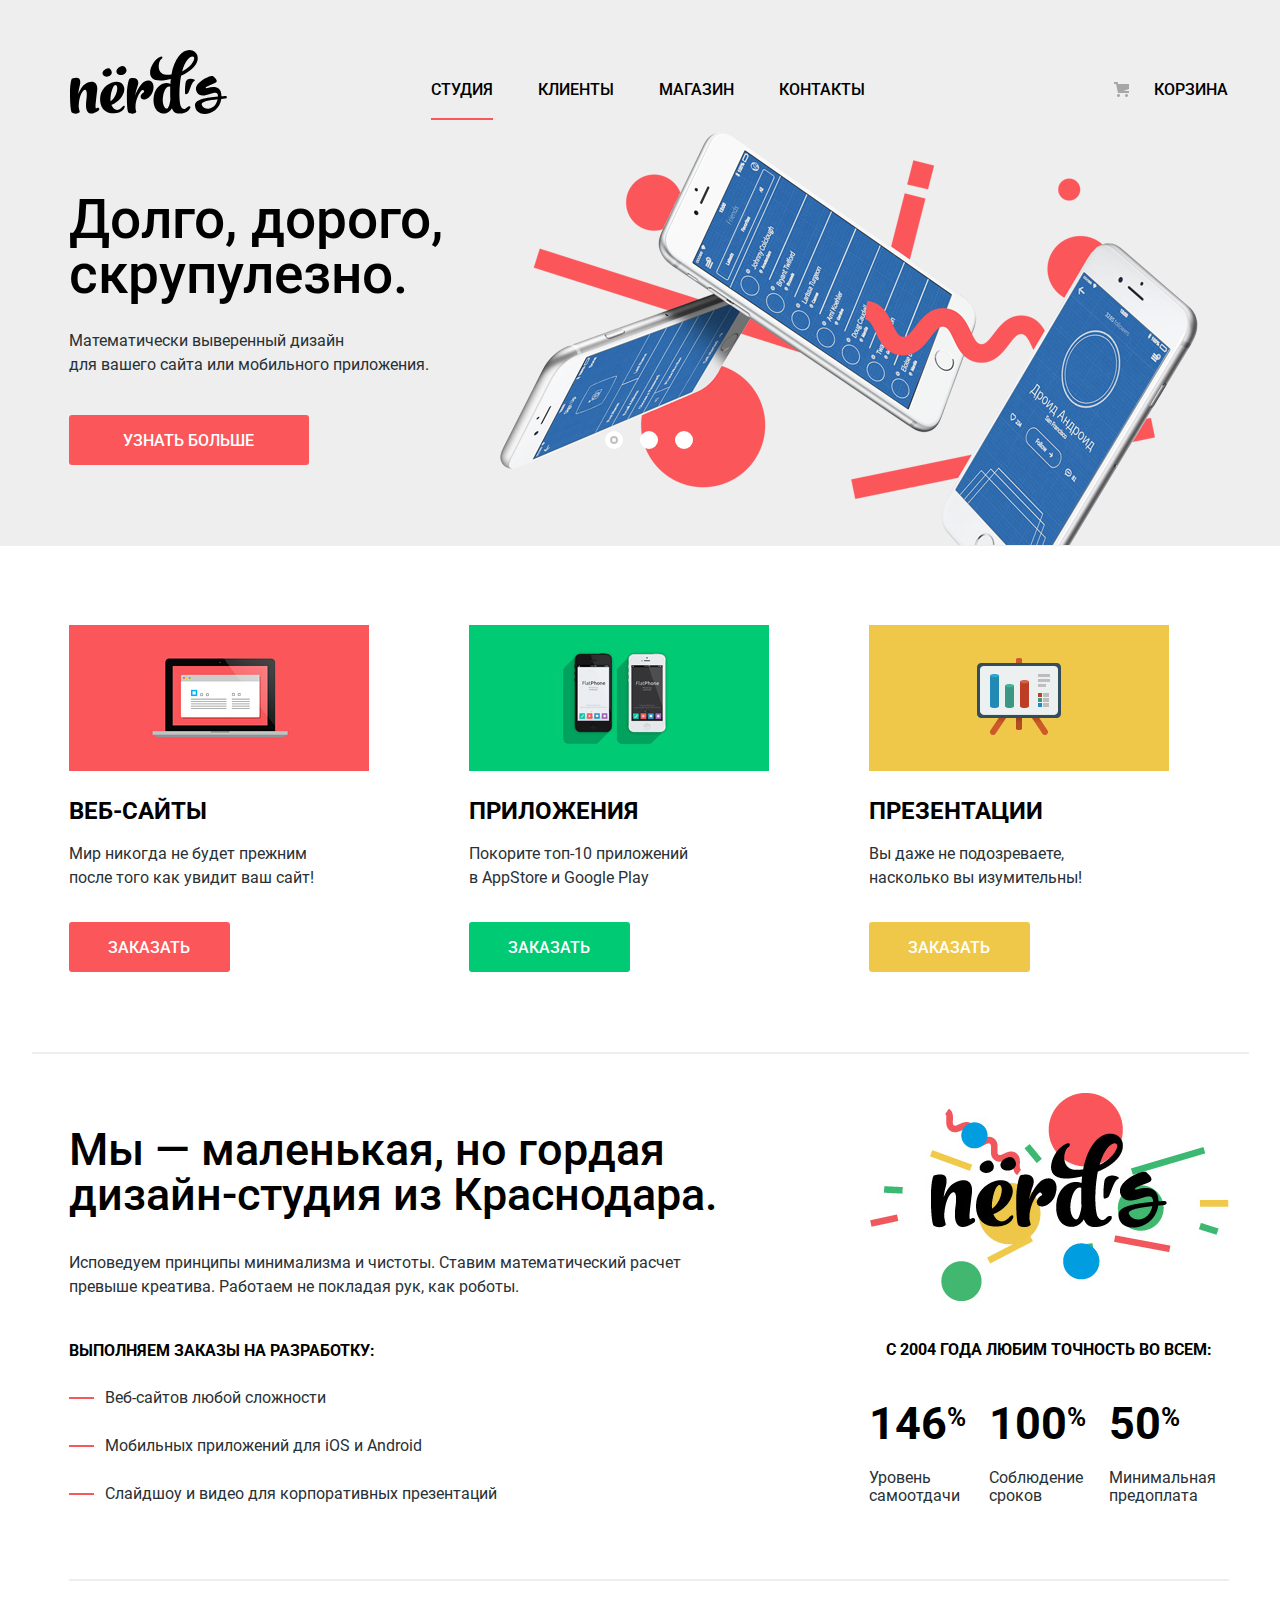
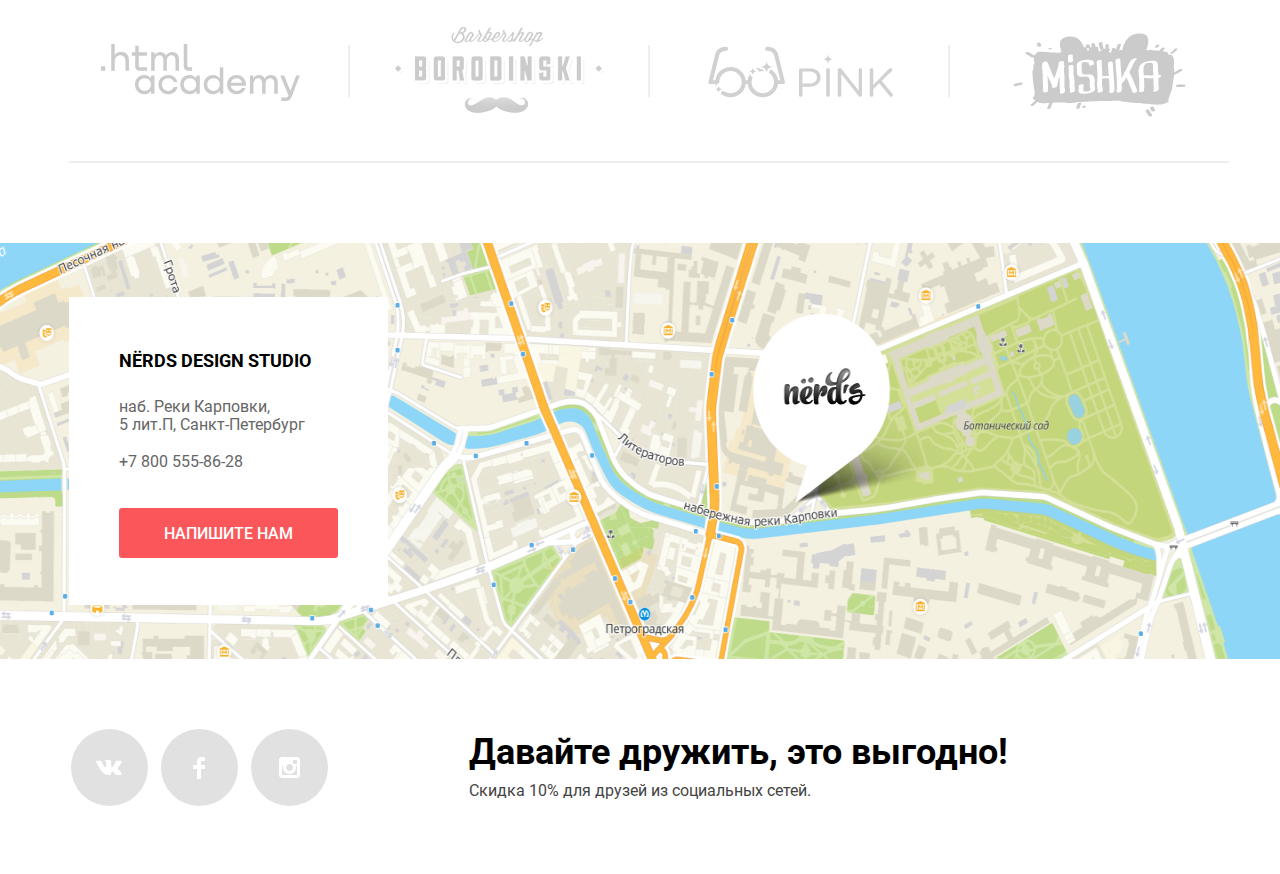
<file: index.html>
<!DOCTYPE html>
<html class="page" lang="ru">

<head>
  <meta charset="utf-8">
  <title>Интернет магазин Нёрдс</title>
  <link rel="preconnect" href="https://fonts.googleapis.com">
  <link rel="preconnect" href="https://fonts.gstatic.com" crossorigin>
  <link href="https://fonts.googleapis.com/css2?family=Roboto:wght@400;500;700&display=swap" rel="stylesheet">
  <link href="css/normalize.css" rel="stylesheet">
  <link href="css/style.min.css" rel="stylesheet">
  <link rel="icon" href="favicon.ico">
  <link rel="icon" href="img/favicon/icon.svg" type="image/svg+xml">
  <link rel="apple-touch-icon" href="img/favicon/180.png">
  <link rel="manifest" href="manifest.webmanifest">
</head>

<body class="page-body index-body">

  <header class="page-header">
    <div class="header-page-wrapper container">
      <a class="header-logo"><img src="img/nerds-logo.svg" width="160" height="65" alt="Логотип сайта Нердс"></a>
      <ul class="main-navigation">
        <li class="navigation-item"><a class="navigation-link navigation-link-active">Студия</a></li>
        <li class="navigation-item"><a class="navigation-link" href="#">Клиенты</a></li>
        <li class="navigation-item"><a class="navigation-link" href="catalog.html">Магазин</a></li>
        <li class="navigation-item"><a class="navigation-link" href="#">Контакты</a></li>
      </ul>
      <div class="user-navigation">
        <a class="navigation-basket" href="#">Корзина</a>
      </div>
    </div>
  </header>

  <main class="main-index">
    <h1 class="visually-hidden">Интернет магазин Нёрдс</h1>
    <div class="main-index-wripper">
      <div class="container">
        <div class="slides-container">
          <section class="slide-item slide-item-one slide-active">
            <h2 class="slide-title visually-hidden">Cлайд 1</h2>
            <p class="slide-slogan">Долго, дорого,<br> скрупулезно.</p>
            <p class="slide-text">Математически выверенный дизайн<br> для вашего сайта или мобильного приложения.</p>
            <a class="button slide-button" href="#" aria-label="Узнать больше о компании Нердс">Узнать больше</a>
          </section>
          <section class="slide-item slide-item-two">
            <h2 class="slide-title visually-hidden">Cлайд 2</h2>
            <p class="slide-slogan">Любим математику<br> как никто другой</p>
            <p class="slide-text">Никакого креатива, только математические формулы<br> для расчета идеальных пропорций.
            </p>
            <a class="button slide-button" href="#" aria-label="Узнать больше о компании Нердс">Узнать больше</a>
          </section>
          <section class="slide-item slide-item-three">
            <h2 class="slide-title visually-hidden">Cлайд 3</h2>
            <p class="slide-slogan">Только ночь, <br> только хардкор</p>
            <p class="slide-text">Работать днем как все? Мы против этого.<br> Ближе к полуночи работа только начинается.
            </p>
            <a class="button slide-button" href="#" aria-label="Узнать больше о компании Нердс">Узнать больше</a>
          </section>
          <div class="slide-controls">
            <button class="button-control-one slide-button-active" type="button"
              aria-label="Переключить на первый слайд краткого описания компании"></button>
            <button class="button-control-two" type="button"
              aria-label="Переключить на второй слайд краткого описания компании"></button>
            <button class="button-control-three" type="button"
              aria-label="Переключить на третий слайд краткого описания компании"></button>
          </div>
        </div>
      </div>
    </div>


    <section class="services">
      <h2 class="service-box-title visually-hidden">Услуги</h2>
      <div class="container">
        <ul class="services-list">
          <li class="service-item service-item-one">
            <h3 class="service-title">Веб-сайты</h3>
            <p class="service-text">Мир никогда не будет прежним<br>
              после того как увидит ваш сайт!</p>
            <a class="button service-button" href="#" aria-label="Заказать веб-сайт">Заказать</a>
          </li>
          <li class="service-item service-item-two">
            <h3 class="service-title">Приложения</h3>
            <p class="service-text">Покорите топ-10 приложений<br>
              в AppStore и Google Play</p>
            <a class="button service-button service-button-apps" href="#" aria-label="Заказать приложение">Заказать</a>
          </li>
          <li class="service-item service-item-three">
            <h3 class="service-title">Презентации</h3>
            <p class="service-text">Вы даже не подозреваете,<br>
              насколько вы изумительны!</p>
            <a class="button service-button service-button-presentations" href="#"
              aria-label="Заказать презентацию">Заказать</a>
          </li>
        </ul>
      </div>
    </section>

    <div class="desc-accuracy-wrapper container">
      <section class="desc-company">
        <h2 class="desc-title visually-hidden">О компании</h2>
        <p class="desc-slogan">Мы — маленькая, но гордая<br> дизайн-студия из Краснодара.</p>
        <p class="desc-text">Исповедуем принципы минимализма и чистоты. Ставим математический расчет<br> превыше
          креатива.
          Работаем не покладая рук, как роботы.</p>
        <h3 class="desc-service">Выполняем заказы на разработку:</h3>
        <ul class="desc-list">
          <li class="desc-item">Веб-сайтов любой сложности</li>
          <li class="desc-item">Мобильных приложений для iOS и Android</li>
          <li class="desc-item">Слайдшоу и видео для корпоративных презентаций</li>
        </ul>
      </section>

      <section class="accuracy">
        <h2 class="accuracy-title visually-hidden">Точность во всем</h2>
        <h3 class="accuracy-title">С 2004 года любим точность во всем:</h3>
        <dl class="accuracy-list">
          <div>
            <dt class="accuracy-percent">146<sup class="percent">%</sup></dt>
            <dd class="accuracy-text">Уровень самоотдачи</dd>
          </div>
          <div>
            <dt class="accuracy-percent">100<sup class="percent">%</sup></dt>
            <dd class="accuracy-text">Соблюдение сроков</dd>
          </div>
          <div>
            <dt class="accuracy-percent">50<sup class="percent">%</sup></dt>
            <dd class="accuracy-text">Минимальная предоплата</dd>
          </div>
        </dl>
      </section>
    </div>

    <div class="container">
      <section class="clients">
        <h2 class="clients-title visually-hidden">Наши клиенты</h2>
        <ul class="clients-list">
          <li class="client-item client-item-htmlacademy">
            <a class="client-link" href="https://htmlacademy.ru/intensive/htmlcss">
              <img class="client-img client-img-htmlacademy" src="img/partners/htmlacademy.svg" width="199" height="57"
                alt="логотип сайта htmlacademy">
            </a>
          </li>
          <li class="client-item client-item-barbershop">
            <a class="client-link" href="http://barbershop-borodinski.webflow.io/">
              <img class="client-img client-img-barbershop" src="img/partners/barbershop.png" width="209" height="90"
                alt="логотип барбершопа botodinski">
            </a>
          </li>
          <li class="client-item client-item-pink">
            <a class="client-link" href="https://comp0te.github.io/Portfolio-Pink/">
              <img class="client-img client-img-pink" src="img/partners/Pink.svg" width="185" height="52"
                alt="логотип сайта pink">
            </a>
          </li>
          <li class="client-item client-item-mishka">
            <a class="client-link" href="https://ledvis.github.io/Mishka/build/#">
              <img class="client-img client-img-mishka" src="img/partners/Mishka.svg" width="173" height="84"
                alt="логотип магазина игрушек mishka">
            </a>
          </li>
        </ul>
      </section>
    </div>

    <div class="map-container">
      <iframe
        src="https://www.google.com/maps/embed?pb=!1m18!1m12!1m3!1d1996.8114849732326!2d30.313384530641503!3d59.96845049046444!2m3!1f0!2f0!3f0!3m2!1i1024!2i768!4f13.1!3m3!1m2!1s0x4696314db404b36b%3A0x1d934f1978240bba!2zTtGRcmRz!5e0!3m2!1sru!2s!4v1650193447289!5m2!1sru!2s"
        height="416" allowfullscreen
        title="Офис дизайн студии по адресу набережная реки Карповки, 5 лит П, Санкт-Петербург"></iframe>
      <div class="container">
        <section class="contacts">
          <h2 class="visually-hidden">Cвязь с нами</h2>
          <p class="contact-name">NЁRDS DESIGN STUDIO</p>
          <p class="contact-address">наб. Реки Карповки,<br> 5 лит.П, Санкт-Петербург</p>
          <a class="contacts-phone" href="tel:+78005558628">+7 800 555-86-28</a>
          <a class="button contacts-button" href="#">Напишите нам</a>
        </section>
      </div>
    </div>
  </main>

  <footer class="main-footer">
    <div class="container">
      <section class="social-footer">
        <h2 class="visually-hidden">Мы в соцсетях</h2>
        <ul class="social-list">
          <li class="social-item">
            <a class="social-link social-vkontakte" href="https://vk.com" aria-label="вконтакте"></a>
          </li>
          <li class="social-item">
            <a class="social-link social-facebook" href="https://www.facebook.com" aria-label="фейсбук"></a>
          </li>
          <li class="social-item">
            <a class="social-link social-instagram" href="https://www.instagram.com" aria-label="инстаграм"></a>
          </li>
        </ul>
        <p class="social-slogan">Давайте дружить, это выгодно!</p>
        <p class="social-text">Скидка 10% для друзей из социальных сетей.</p>
      </section>
    </div>
  </footer>

  <section class="modal modal-email">
    <form class="login-form" action="https://echo.htmlacademy.ru/" method="post">
      <h2 class="login-title">Напишите нам</h2>
      <div class="login-name-inner">
        <label for="name">Ваше имя:</label>
        <input class="login-name" type="text" id="name" name="name" placeholder="Имя Фамилия">
      </div>
      <div class="login-email-inner">
        <label for="email">Ваш email:</label>
        <input class="login-email" type="email" id="email" name="email" placeholder="email@example.com">
      </div>
      <div class="login-text-inner">
        <label for="text_letter">Текст письма:</label>
        <textarea class="login-text-field" id="text_letter" name="text_letter"
          placeholder="В свободной форме"></textarea>
      </div>
      <button class="button login-button" type="submit">Отправить</button>
    </form>
    <button class="modal-close" aria-label="Закрыть">
    </button>
  </section>
  <script src="js/loginModal.min.js"></script>
  <script src="js/slides.min.js"></script>
</body>

</html>
</file>
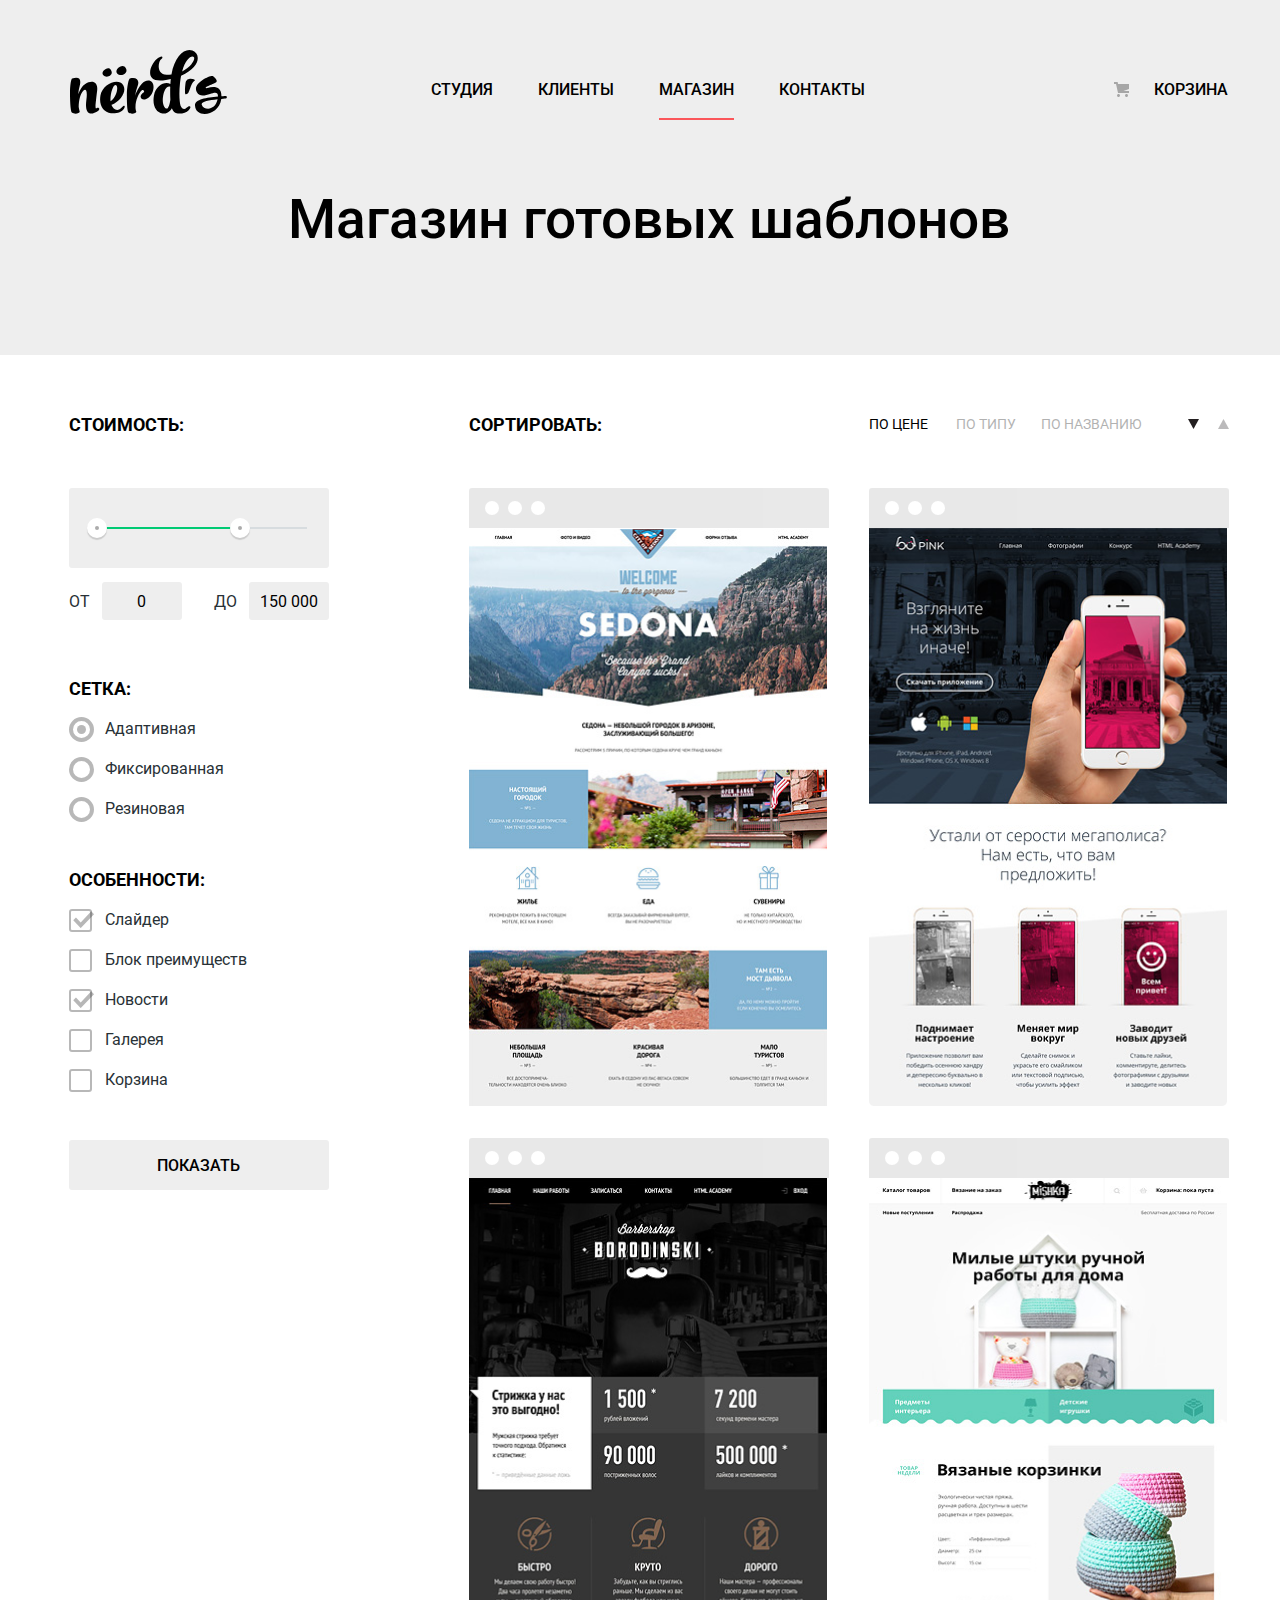
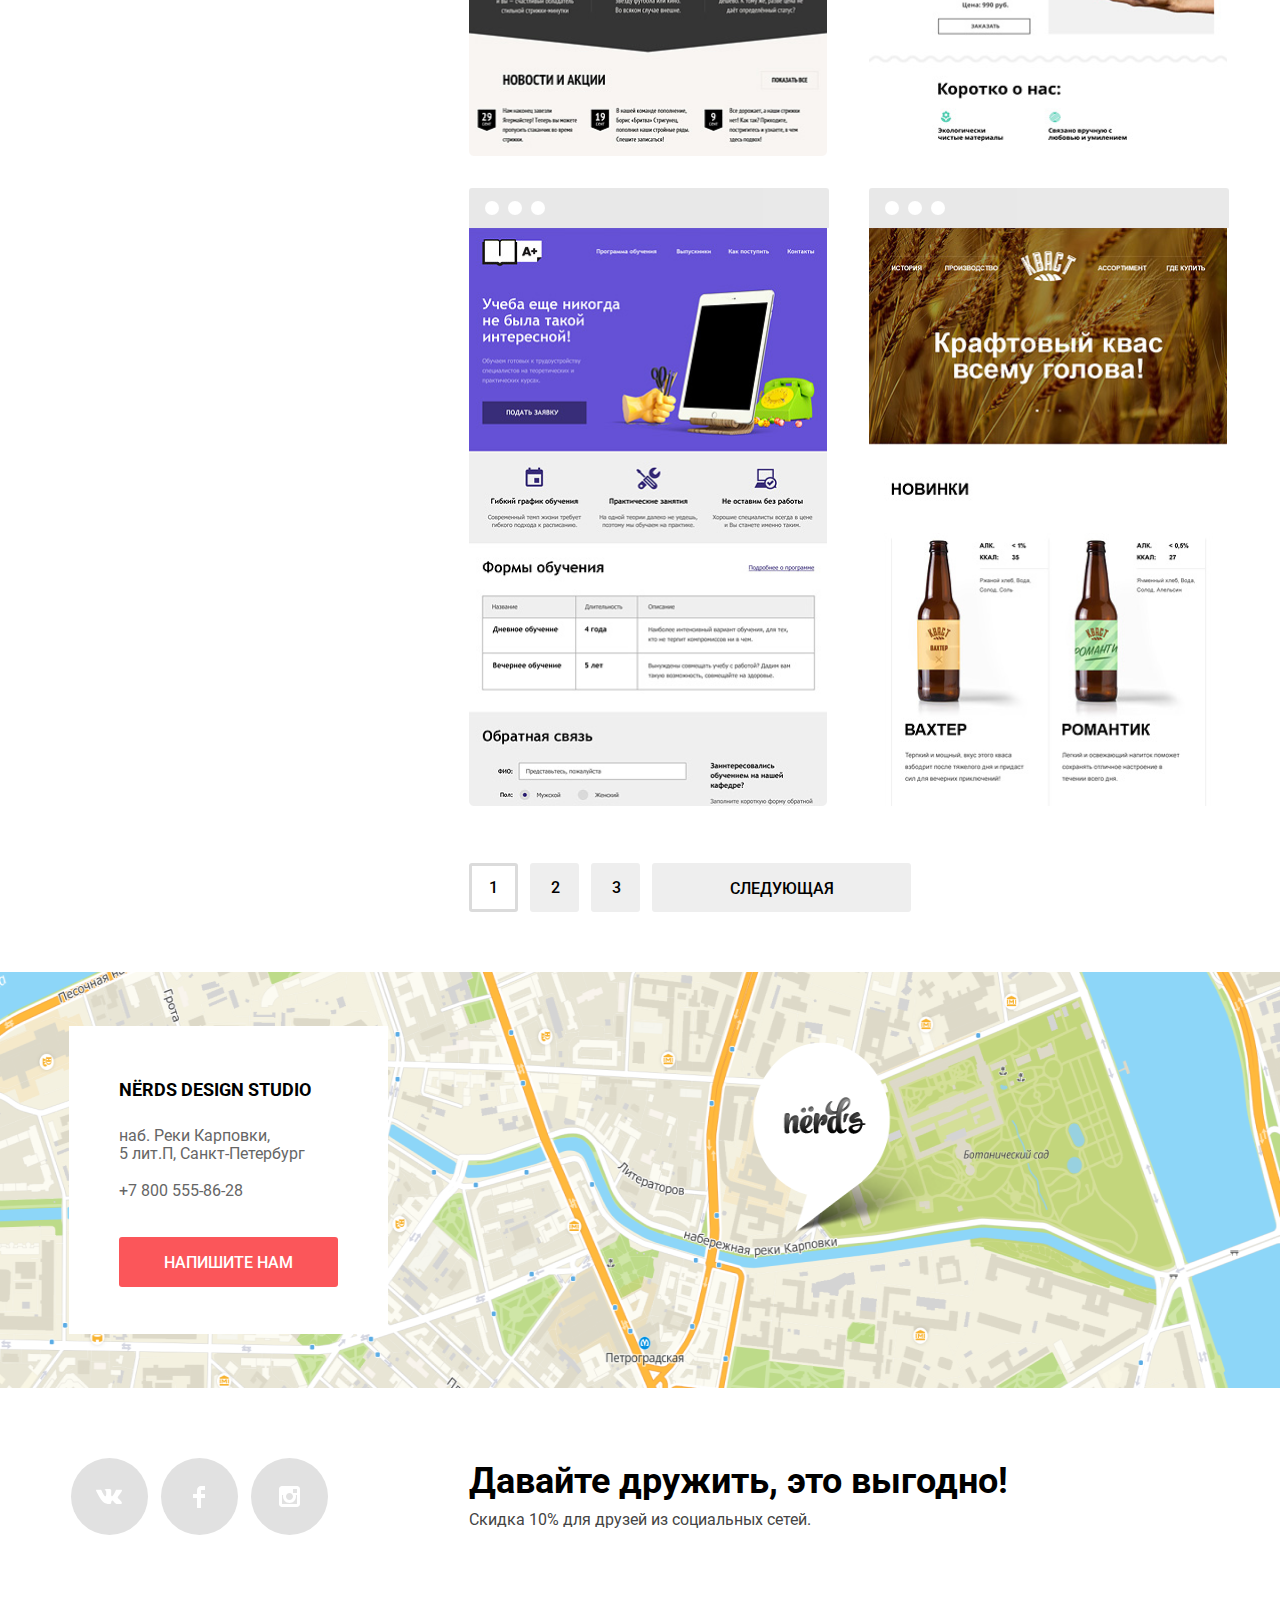
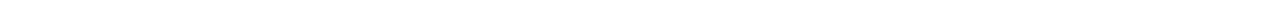
<file: catalog.html>
<!DOCTYPE html>
<html class="page catalog-page" lang="ru">

<head>
  <meta charset="utf-8">
  <title>Интернет магазин Нёрдс</title>
  <link rel="preconnect" href="https://fonts.googleapis.com">
  <link rel="preconnect" href="https://fonts.gstatic.com" crossorigin>
  <link href="https://fonts.googleapis.com/css2?family=Roboto:wght@400;500;700&display=swap" rel="stylesheet">
  <link href="css/normalize.css" rel="stylesheet">
  <link href="css/style.min.css" rel="stylesheet">
  <link rel="icon" href="favicon.ico">
  <link rel="icon" href="img/favicon/icon.svg" type="image/svg+xml">
  <link rel="apple-touch-icon" href="img/favicon/180.png">
  <link rel="manifest" href="manifest.webmanifest">
</head>

<body class="page-body catalog-body">

  <header class="page-header">
    <div class="header-page-wrapper container">
      <a class="header-logo" href="index.html"><img src="img/nerds-logo.svg" width="160" height="65"
          alt="Логотип сайта Нердс"></a>
      <ul class="main-navigation">
        <li class="navigation-item"><a href="index.html" class="navigation-link">Студия</a></li>
        <li class="navigation-item"><a class="navigation-link " href="#">Клиенты</a></li>
        <li class="navigation-item"><a class="navigation-link navigation-link-active">Магазин</a></li>
        <li class="navigation-item"><a class="navigation-link" href="#">Контакты</a></li>
      </ul>
      <div class="user-navigation">
        <a class="navigation-basket" href="#">Корзина</a>
      </div>
    </div>
  </header>

  <main class="main-catalog">
    <div class="catalog-title-box">
      <h1 class="catalog-title">Магазин готовых шаблонов</h1>
    </div>
    <div class="container main-catalog-wrapper">
      <form class="filters-form" action="https://echo.htmlacademy.ru/" method="get">
        <fieldset class="filter-cost-group">
          <legend class="filter-title">Стоимость:</legend>
          <div class="range-filter">
            <div class="range-controls">
              <div class="scale">
                <div class="bar" style="
                 width:65%;
                 margin-left: 0%;
                 "></div>
              </div>
              <div class="toogle toogle-min" tabindex="0" aria-label="первый ползунок регулировка цены от" style="
                left: 7%;
              "></div>
              <div class="toogle toogle-max" tabindex="0" aria-label="второй ползунок регулировка цены до" style="
                left: 62%;
              "></div>
            </div>
            <div class="price-controls">
              <label class="filter-price-name" for="filter-price-from">От
                <input class="filter-price" type="text" name="min-price" id="filter-price-from" value="0"
                  aria-label="поле ввода цены от">
              </label>
              <label class="filter-price-name" for="filter-price-to">До
                <input class="filter-price" type="text" name="max-price" id="filter-price-to" value="150 000"
                  aria-label="поле ввода цены до">
              </label>
            </div>
          </div>
        </fieldset>
        <fieldset class="filter-grid-group">
          <legend class="filter-title">Сетка:</legend>
          <p>
            <input class="visually-hidden grid-radio grid-radio-active" type="radio" id="radio-adaptiv" value="adaptive"
              name="grid" checked>
            <label for="radio-adaptiv">Адаптивная</label>
          </p>
          <p>
            <input class="visually-hidden grid-radio" type="radio" id="radio-fics" value="fixed" name="grid">
            <label for="radio-fics">Фиксированная</label>
          </p>
          <p>
            <input class="visually-hidden grid-radio" type="radio" id="radio-rezin" value="rubber" name="grid">
            <label for="radio-rezin">Резиновая</label>
          </p>
        </fieldset>
        <fieldset class="filter-features-group">
          <legend class="filter-title">Особенности:</legend>
          <p>
            <input class="visually-hidden features-checkbox features-checkbox-active" type="checkbox"
              id="checkbox-slaider" name="features" value="slider" checked>
            <label for="checkbox-slaider">Слайдер</label>
          </p>
          <p>
            <input class="visually-hidden features-checkbox" type="checkbox" id="checkbox-bl-prime" name="features"
              value="benefits block">
            <label for="checkbox-bl-prime">Блок преимуществ</label>
          </p>
          <p>
            <input class="visually-hidden features-checkbox features-checkbox-active" type="checkbox" id="checkbox-news"
              name="features" value="news" checked>
            <label for="checkbox-news">Новости</label>
          </p>
          <p>
            <input class="visually-hidden features-checkbox" type="checkbox" id="checkbox-galery" name="features"
              value="gallery">
            <label for="checkbox-galery">Галерея</label>
          </p>
          <p>
            <input class="visually-hidden features-checkbox" type="checkbox" id="checkbox-basket" name="features"
              value="basket">
            <label for="checkbox-basket">Корзина</label>
          </p>
        </fieldset>
        <input class="button filter-button" type="submit" value="Показать" aria-label="Показать результаты фильтрации">
      </form>

      <section class="sort">
        <h2 class="visually-hidden">Сортировка</h2>
        <h3 class="sort-title">Сортировать:</h3>
        <ul class="sort-list">
          <li class="sort-item">
            <a class="sort-link sort-link-active" href="#" aria-label="Сортировать по цене">По цене</a>
          </li>
          <li class="sort-item">
            <a class="sort-link" href="#" aria-label="Сортировать по типу">По типу</a>
          </li>
          <li class="sort-item">
            <a class="sort-link" href="#" aria-label="Сортировать по названию">По названию</a>
          </li>
          <li class="sort-item">
            <a class="sort-link arrow-down sort-link-active" href="#" aria-label="сортировать по убыванию">
            </a>
          </li>
          <li class="sort-item">
            <a class="sort-link arrow-up" href="#" aria-label="сортировать по возрастанию">
            </a>
          </li>
        </ul>
      </section>

      <section class="products">
        <h2 class="visually-hidden">Товары</h2>
        <ul class="products-list">
          <li class="product-item">
            <div class="product-slider-container">
              <button class="product-slider-button" type="button" aria-label="Первый слайд сайта Седона"></button>
              <button class="product-slider-button" type="button" aria-label="Второй слайд сайта Седона"></button>
              <button class="product-slider-button" type="button" aria-label="Третий слайд сайта Седона"></button>
            </div>
            <div>
              <img class="product-img" src="img/products/sedona.png" width="358" height="578"
                alt="информационный сайт для туристов Седона">
            </div>
            <div class="product-inner">
              <a class="product-link" href="#" aria-label="Перейти на страницу товара сайта Седона">
                <h3 class="product-name">Sedona</h3>
              </a>
              <p class="product-desc">Информационный сайт<br> для туристов</p>
              <a class="button product-button" href="#"
                aria-label="добавить в корзину сайт Седона стоимостью 9 900 рублей">9 900 ₽</a>
            </div>
          </li>
          <li class="product-item">
            <div class="product-slider-container">
              <button class="product-slider-button" type="button" aria-label="Первый слайд сайта Пинк Апп"></button>
              <button class="product-slider-button" type="button" aria-label="Второй слайд сайта Пинк Апп"></button>
              <button class="product-slider-button" type="button" aria-label="Третий слайд сайта Пинк Апп"></button>
            </div>
            <img class="product-img" src="img/products/pink.png" width="358" height="578"
              alt="сайт продуктового лендинга приложений Пинк апп">
            <div class="product-inner">
              <a class="product-link" href="#" aria-label="Перейти на страницу товара сайта Пинк Апп">
                <h3 class="product-name">Pink app</h3>
              </a>
              <p class="product-desc">Продуктовый лендинг<br> приложения для iOS и Android</p>
              <a class="button product-button" href="#"
                aria-label="добавить в корзину сайт Пинк Апп стоимостью 9 900 рублей">9 900 ₽</a>
            </div>
          </li>
          <li class="product-item">
            <div class="product-slider-container">
              <button class="product-slider-button" type="button" aria-label="Первый слайд сайта Барбершоп"></button>
              <button class="product-slider-button" type="button" aria-label="Второй слайд сайта Барбершоп"></button>
              <button class="product-slider-button" type="button" aria-label="Третий слайд сайта Барбершоп"></button>
            </div>
            <img class="product-img" src="img/products/barbershop.png" width="358" height="578"
              alt="сайт барбершопа Бордински">
            <div class="product-inner">
              <a class="product-link" href="#" aria-label="Перейти на страницу товара сайта Барбершоп">
                <h3 class="product-name">Barbershop</h3>
              </a>
              <p class="product-desc">Сайт салона красоты.<br> Для мужчин, да.</p>
              <a class="button product-button" href="#"
                aria-label="добавить в корзину сайт Барбершоп стоимостью 9 900 рублей">9 900 ₽</a>
            </div>
          </li>
          <li class="product-item">
            <div class="product-slider-container">
              <button class="product-slider-button" type="button" aria-label="Первый слайд сайта Мишка"></button>
              <button class="product-slider-button" type="button" aria-label="Второй слайд сайта Мишка"></button>
              <button class="product-slider-button" type="button" aria-label="Третий слайд сайта Мишка"></button>
            </div>
            <img class="product-img" src="img/products/mishka.png" width="358" height="578"
              alt="сайт детских игрушек Мишка">
            <div class="product-inner">
              <a class="product-link" href="#" aria-label="Перейти на страницу товара сайта Мишка">
                <h3 class="product-name">Mishka</h3>
              </a>
              <p class="product-desc">Интернет-магазин<br> вязаных игрушек</p>
              <a class="button product-button" href="#"
                aria-label="добавить в корзину сайт Мишка стоимостью 9 900 рублей">9 900 ₽</a>
            </div>
          </li>
          <li class="product-item">
            <div class="product-slider-container">
              <button class="product-slider-button" type="button" aria-label="Первый слайд сайта А Плюс"></button>
              <button class="product-slider-button" type="button" aria-label="Второй слайд сайта А Плюс"></button>
              <button class="product-slider-button" type="button" aria-label="Третий слайд сайта A Плюс"></button>
            </div>
            <img class="product-img" src="img/products/school.png" width="358" height="578"
              alt="сайт для обучения А плюс">
            <div class="product-inner">
              <a class="product-link" href="#" aria-label="Перейти на страницу товара сайта А Плюс">
                <h3 class="product-name">A plus</h3>
              </a>
              <p class="product-desc">Лендинг курсов повышения<br> квалификации</p>
              <a class="button product-button" href="#"
                aria-label="добавить в корзину сайт А Плюс стоимостью 9 900 рублей">9 900 ₽</a>
            </div>
          </li>
          <li class="product-item">
            <div class="product-slider-container">
              <button class="product-slider-button" type="button" aria-label="Первый слайд сайта Кваст"></button>
              <button class="product-slider-button" type="button" aria-label="Второй слайд сайта Кваст"></button>
              <button class="product-slider-button" type="button" aria-label="Третий слайд сайта Кваст"></button>
            </div>
            <img class="product-img" src="img/products/kvast.png" width="358" height="578"
              alt="сайт крафтового кваса Кваст">
            <div class="product-inner">
              <a class="product-link" href="#" aria-label="Перейти на страницу товара сайта Кваст">
                <h3 class="product-name">Кваст</h3>
              </a>
              <p class="product-desc">Промо-сайт производителя<br> крафтового кваса</p>
              <a class="button product-button" href="#"
                aria-label="добавить в корзину сайт Кваст стоимостью 9 900 рублей">9 900 ₽</a>
            </div>
          </li>
        </ul>

        <ul class="pagination-list">
          <li class="pagination-item">
            <a class="pagination-link pagination-link-active">1</a>
          </li>
          <li class="pagination-item">
            <a class="pagination-link" href="#" aria-label="вторая страница товаров">2</a>
          </li>
          <li class="pagination-item">
            <a class="pagination-link" href="#" aria-label="третья страница товаров">3</a>
          </li>
          <li class="pagination-item">
            <a class="button pagination-link" href="#" aria-label="следующая страница товаров">Следующая</a>
          </li>
        </ul>
      </section>
    </div>

    <div class="map-container">
      <iframe
        src="https://www.google.com/maps/embed?pb=!1m18!1m12!1m3!1d1996.8114849732326!2d30.313384530641503!3d59.96845049046444!2m3!1f0!2f0!3f0!3m2!1i1024!2i768!4f13.1!3m3!1m2!1s0x4696314db404b36b%3A0x1d934f1978240bba!2zTtGRcmRz!5e0!3m2!1sru!2s!4v1650193447289!5m2!1sru!2s"
        height="416" allowfullscreen
        title="Офис дизайн студии по адресу набережная реки Карповки, 5 лит П, Санкт-Петербург"></iframe>
      <div class="container">
        <section class="contacts">
          <h2 class="visually-hidden">Cвязь с нами</h2>
          <p class="contact-name">NЁRDS DESIGN STUDIO</p>
          <p class="contact-address">наб. Реки Карповки,<br> 5 лит.П, Санкт-Петербург</p>
          <a class="contacts-phone" href="tel:+78005558628">+7 800 555-86-28</a>
          <a class="button contacts-button" href="#">Напишите нам</a>
        </section>
      </div>
    </div>
  </main>

  <footer class="main-footer catalog-footer">
    <div class="container">
      <section class="social-footer">
        <h2 class="visually-hidden">Мы в соцсетях</h2>
        <ul class="social-list">
          <li class="social-item">
            <a class="social-link social-vkontakte" href="https://vk.com" aria-label="вконтакте"></a>
          </li>
          <li class="social-item">
            <a class="social-link social-facebook" href="https://www.facebook.com" aria-label="фейсбук"></a>
          </li>
          <li class="social-item">
            <a class="social-link social-instagram" href="https://www.instagram.com" aria-label="инстаграм"></a>
          </li>
        </ul>
        <p class="social-slogan">Давайте дружить, это выгодно!</p>
        <p class="social-text">Скидка 10% для друзей из социальных сетей.</p>
      </section>
    </div>
  </footer>

  <section class="modal modal-email">
    <form class="login-form" action="https://echo.htmlacademy.ru/" method="post">
      <h2 class="login-title">Напишите нам</h2>
      <div class="login-name-inner">
        <label for="name">Ваше имя:</label>
        <input class="login-name" type="text" id="name" name="name" placeholder="Имя Фамилия">
      </div>
      <div class="login-email-inner">
        <label for="email">Ваш email:</label>
        <input class="login-email" type="email" id="email" name="email" placeholder="email@example.com">
      </div>
      <div class="login-text-inner">
        <label for="text_letter">Текст письма:</label>
        <textarea class="login-text-field" id="text_letter" name="text_letter"
          placeholder="В свободной форме"></textarea>
      </div>
      <button class="button login-button" type="submit">Отправить</button>
    </form>
    <button class="modal-close" type="button" aria-label="Закрыть">
    </button>
  </section>
  <script src="js/loginModal.min.js"></script>
</body>

</html>
</file>
<file: css/style.min.css>
@-webkit-keyframes opening-modal{0%{-webkit-transform:translateY(-2000px);transform:translateY(-2000px)}70%{-webkit-transform:translateY(-30px);transform:translateY(-30px)}90%{-webkit-transform:translateY(10px);transform:translateY(10px)}to{-webkit-transform:translateY(0);transform:translateY(0)}}@keyframes opening-modal{0%{-webkit-transform:translateY(-2000px);transform:translateY(-2000px)}70%{-webkit-transform:translateY(-30px);transform:translateY(-30px)}90%{-webkit-transform:translateY(10px);transform:translateY(10px)}to{-webkit-transform:translateY(0);transform:translateY(0)}}@-webkit-keyframes modal-mistake{0%,to{-webkit-transform:translateX(0);transform:translateX(0)}10%,30%,50%,70%,90%{-webkit-transform:translateX(-10px);transform:translateX(-10px)}20%,40%,60%,80%{-webkit-transform:translateX(10px);transform:translateX(10px)}}@keyframes modal-mistake{0%,to{-webkit-transform:translateX(0);transform:translateX(0)}10%,30%,50%,70%,90%{-webkit-transform:translateX(-10px);transform:translateX(-10px)}20%,40%,60%,80%{-webkit-transform:translateX(10px);transform:translateX(10px)}}@font-face{font-family:"Roboto";font-weight:400;font-style:normal;src:local("Roboto"),url(../fonts/roboto.woff2)format("woff2"),url(../fonts/roboto.woff)format("woff")}@font-face{font-family:"Roboto Medium";font-weight:500;font-style:normal;src:local("Roboto"),url(../fonts/robotomedium.woff2)format("woff2"),url(../fonts/robotomedium.woff)format("woff")}@font-face{font-family:"Roboto Bold";font-weight:700;font-style:normal;src:local("Roboto"),url(../fonts/robotobold.woff2)format("woff2"),url(../fonts/robotobold.woff)format("woff")}:root{--basic-black:#000000;--basic-gray-50:#D7DCDE;--basic-gray-100:#DCD7DE;--basic-gray-120:#D7DCDF;--basic-gray-150:#DFDFDF;--basic-gray-200:#D5D5D5;--basic-gray-250:#EEEEEE;--basic-gray-300:#E1E1E1;--basic-gray-350:#DBDBDB;--basic-gray-400:#B4B9BB;--basic-gray-425:#C1C1C1;--basic-gray-450:#A6A6A6;--basic-gray-470:#ABABAB;--basic-gray-500:#666666;--basic-gray-550:#4D4D4D;--basic-gray-700:#283136;--basic-gray-600:#444444;--basic-white:#ffffff;--basic-red-100:#FB565A;--basic-red-200:#E74246;--basic-red-300:#D7373B;--basic-green-100:#00CA74;--basic-green-200:#00BC6C;--basic-green-300:#00AA62;--basic-yellow-100:#EFC849;--basic-yellow-200:#EAB534;--basic-yellow-300:#E5A722;--white-opacity-300:rgba(255, 255, 255, 0.3);--black-opacity-300:rgba(0, 0, 0, 0.3);--black-opacity-400:rgba(0, 1, 1, 0.1)}.page{height:100%}.page-body{font-family:"Roboto","Arial",sans-serif;margin:0;padding:0;font-size:16px;line-height:24px;font-weight:400;text-transform:none;color:var(--basic-gray-700);background-color:var(--basic-white);min-height:100%;display:-ms-grid;display:grid;-ms-grid-rows:-webkit-min-content 1fr -webkit-min-content;-ms-grid-rows:min-content 1fr min-content;grid-template-rows:-webkit-min-content 1fr -webkit-min-content;grid-template-rows:min-content 1fr min-content}a{text-decoration:none}img{max-width:100%;height:auto}.button:focus-visible,.slide-controls button:focus-visible,:focus-visible{outline:3px solid var(--basic-black)}.container{width:1160px;margin:0 auto;padding-left:37px;padding-right:20px}.visually-hidden{position:absolute;width:1px;height:1px;margin:-1px;border:0;padding:0;white-space:nowrap;-webkit-clip-path:inset(100%);clip-path:inset(100%);clip:rect(0 0 0 0);overflow:hidden}.button{font:inherit;text-align:center;vertical-align:middle;color:var(--basic-white);text-transform:uppercase;font-weight:500;font-size:16px;line-height:18px;background-color:var(--basic-red-100);border:0;display:inline-block;border-radius:3px}.button:hover{background-color:var(--basic-red-200)}.button:active{background-color:var(--basic-red-300);-webkit-box-shadow:inset 0 3px 0 var(--black-opacity-400);box-shadow:inset 0 3px 0 var(--black-opacity-400)}.header-logo img,.page-header{background-color:var(--basic-gray-250);margin:0}.page-header{padding-top:49px;z-index:1}.header-page-wrapper{display:-ms-grid;display:grid;-ms-grid-columns:1fr 24px 4fr 24px 1fr;grid-template-columns:1fr 4fr 1fr;gap:24px}.header-logo img{display:block;padding:0;width:160px;height:65px;-o-object-fit:contain;object-fit:contain}.header-logo:hover{opacity:.7}.header-logo:active{opacity:.3}.main-navigation{display:-webkit-box;display:-ms-flexbox;display:flex;-webkit-box-align:start;-ms-flex-align:start;align-items:flex-start;-ms-flex-wrap:wrap;flex-wrap:wrap;max-width:600px;padding:0;-ms-grid-column-align:center;justify-self:center;list-style:none}.user-navigation{max-width:165px;-ms-grid-column-align:right;justify-self:right;word-wrap:break-word}.main-navigation,.user-navigation{text-transform:uppercase;font-weight:500;font-size:16px;line-height:30px}.main-navigation{margin:26px 0 0}.user-navigation{margin-top:26px}.navigation-item{margin-right:45px;position:relative;margin-bottom:10px}.navigation-item:last-child{margin-right:0}.navigation-link-active::before{content:"";position:absolute;background-color:var(--basic-red-100);height:2px;width:100%;bottom:-15px}.navigation-basket{display:block;position:relative;margin:0;padding:0 0 0 40px}.navigation-basket,.navigation-link{color:var(--basic-black)}.navigation-basket:hover,.navigation-link:hover{color:var(--basic-red-100)}.navigation-basket::before{content:"";position:absolute;width:15px;height:15px;background-image:url(../img/basket-icon.svg);left:0;top:7px}.navigation-basket:active,.navigation-link:active{color:var(--black-opacity-300)}.navigation-link-active,.navigation-link-active:active,.navigation-link-active:hover{color:var(--basic-black)}.main-index-wripper{background-color:var(--basic-gray-250)}.slides-container{position:relative}.slide-item{display:none;background-color:var(--basic-gray-250);padding:0;margin:0;background-repeat:no-repeat;background-position:right 3px top -1px;height:431px}.slide-item-one{background-image:url(../img/smartphones.png)}.slide-item-two{background-image:url(../img/monitors.png)}.slide-item-three{background-image:url(../img/tablet\ and\ phone.png)}.slide-active{display:block}.slide-slogan{max-width:538px;color:var(--basic-black);font-weight:500;font-size:55px;line-height:55px;padding:77px 0 0;margin:0 0 27px}.slide-text{max-width:416px;padding:0;margin:0 0 38px}.slide-button{padding:17px 55px 15px 54px;max-width:240px;margin:0 0 80px}.slide-button:active{outline:0}.slide-controls,.slide-controls button{display:-webkit-box;display:-ms-flexbox;display:flex}.slide-controls{-ms-flex-wrap:wrap;flex-wrap:wrap;max-width:300px;position:absolute;bottom:87px;left:536px}.slide-controls button{-webkit-box-pack:center;-ms-flex-pack:center;justify-content:center;-webkit-box-align:center;-ms-flex-align:center;align-items:center;width:18px;height:18px;background-color:var(--basic-white);border:0;border-radius:50%;padding:0;margin:0 17px 10px 0}.slide-button-active::before{content:"";width:8px;height:8px;border:2px solid var(--basic-gray-425);-webkit-box-sizing:border-box;box-sizing:border-box;border-radius:50%}.services{padding-top:79px}.services-list{list-style:none;display:-ms-grid;display:grid;-ms-grid-columns:1fr 100px 1fr 100px 1fr;grid-template-columns:1fr 1fr 1fr;-webkit-column-gap:100px;-moz-column-gap:100px;column-gap:100px;margin:0;padding:0;width:1100px}.service-item{padding-top:146px;background-repeat:no-repeat;background-position:top left;margin-bottom:80px}.service-item-one{background-image:url(../img/web-sites.png)}.service-item-two{background-image:url(../img/apps.png)}.service-item-three{background-image:url(../img/presentations.png)}.service-title{color:var(--basic-black);font-weight:700;font-size:24px;line-height:30px;text-transform:uppercase;padding:0;margin:25px 0 16px}.service-text{padding:0;margin:0 0 32px}.service-button{padding:17px 40px 15px 39px;max-width:100%}.service-button:active,.slide-button:active{color:var(--white-opacity-300)}.service-button-apps{background-color:var(--basic-green-100)}.service-button-apps:hover{background-color:var(--basic-green-200)}.service-button-apps:active{background-color:var(--basic-green-300)}.service-button-presentations{background-color:var(--basic-yellow-100)}.service-button-presentations:hover{background-color:var(--basic-yellow-200)}.service-button-presentations:active{background-color:var(--basic-yellow-300)}.desc-accuracy-wrapper{display:-ms-grid;display:grid;-ms-grid-columns:1fr 40px 1fr 40px 1fr;grid-template-columns:1fr 1fr 1fr;gap:40px;border-top:2px solid var(--basic-gray-250);padding-top:39px;margin-bottom:73px}.desc-company{-ms-grid-column:1;-ms-grid-column-span:2;grid-column:1/3}.desc-slogan{color:var(--basic-black);font-weight:500;font-size:45px;line-height:45px;padding:0;margin:34px 0}.desc-text{padding:0;margin:0 0 40px}.desc-service{color:var(--basic-black);text-transform:uppercase;font-size:16px;line-height:24px;font-weight:700;padding:0;margin:0 0 23px}.desc-list{list-style:none;padding:0;margin:0}.desc-item{padding-left:36px;position:relative;margin-bottom:24px}.desc-list li:last-child{margin-bottom:0}.desc-item::before{content:"";position:absolute;width:25px;height:2px;background-color:var(--basic-red-100);left:0;top:11px}.accuracy{padding-top:208px;-ms-grid-column:3;-ms-grid-column-span:1;grid-column:3/4;width:360px;position:relative;background:url(../img/nerds-illustration.png)no-repeat top right}.accuracy-list{display:-ms-grid;display:grid;-ms-grid-columns:-webkit-min-content 23px -webkit-min-content 23px -webkit-min-content;-ms-grid-columns:min-content 23px min-content 23px min-content;grid-template-columns:repeat(3,-webkit-min-content);grid-template-columns:repeat(3,min-content);gap:23px;text-align:left;margin:0;padding:0;width:360px}.accuracy-percent,.accuracy-title{color:var(--basic-black);font-weight:700;padding:0}.accuracy-title{font-size:16px;line-height:24px;text-transform:uppercase;text-align:center;margin:37px 0 30px}.accuracy-percent{font-size:45px;line-height:64px;margin:0}.accuracy-percent:nth-of-type(2){margin-left:13px;margin-right:12px}.percent{font-size:26px;line-height:40px;font-weight:700;margin:0;padding:0}.accuracy-text{font-size:16px;line-height:18px;text-align:left;padding:0;margin:13px 0 0}.accuracy-text:nth-of-type(2){margin-left:15px}.clients{margin-bottom:80px}.clients-list{list-style:none;display:-ms-grid;display:grid;-ms-grid-columns:(1fr)[4];grid-template-columns:repeat(4,1fr);border-top:2px solid var(--basic-gray-250);border-bottom:2px solid var(--basic-gray-250);margin:0;padding:0}.client-item{position:relative}.client-item::after{content:"";position:absolute;width:2px;height:52px;background-color:var(--basic-gray-250);right:-48px}.client-item:last-child::after{display:none}.client-item-htmlacademy{height:57px;margin:63px 48px 60px 32px}.client-item-htmlacademy::after{top:1px;right:-39px}.client-item-barbershop{height:90px;margin:46px 41px 44px 36px}.client-item-barbershop::after{top:18px;right:-42px}.client-item-pink{height:52px;margin:65px 37px 63px 59px}.client-item-pink::after{top:-1px}.client-item-mishka{height:84px;margin:52px 0 44px 74px}.client-link{opacity:.2;display:inline-block}.client-link:hover{opacity:1}.client-link:active{opacity:.1}.client-img{background-color:transparent;-o-object-fit:contain;object-fit:contain}.catalog-title-box{background-color:var(--basic-gray-250)}.catalog-title{width:727px;color:var(--basic-black);font-weight:500;font-size:55px;line-height:55px;text-align:center;margin:0 auto;padding:77px 0 108px 18px}.main-catalog-wrapper{display:-ms-grid;display:grid;-ms-grid-columns:1fr 40px 2fr;grid-template-columns:1fr 2fr;-webkit-column-gap:40px;-moz-column-gap:40px;column-gap:40px;padding-top:55px}.filters-form p{padding:0;margin:0 0 20px}.filters-form p:last-of-type{margin:0}.filters-form{-ms-grid-column:1;-ms-grid-column-span:1;grid-column:1/2;-ms-grid-row:1;-ms-grid-row-span:2;grid-row:1/3;margin:0;padding:0;width:260px}.filters-form fieldset{width:260px;border:0;padding:0;margin:0 0 46px}.filters-form fieldset:nth-child(1){margin-bottom:54px}.filters-form fieldset:nth-child(3){margin-bottom:50px}.filter-title{color:var(--basic-black);font-weight:700;font-size:18px;line-height:30px;text-transform:uppercase;margin:0;padding:0}.filter-cost-group .filter-title{margin-bottom:48px}.filter-features-group .filter-title,.filter-grid-group .filter-title{margin-bottom:15px}.range-controls{height:41px;position:relative;padding-right:22px;padding-left:22px;padding-top:39px;background-color:var(--basic-gray-250);margin-bottom:14px;border-radius:3px}.range-controls .scale{height:2px;background-color:var(--basic-gray-120)}.range-controls .bar{height:2px;background-color:var(--basic-green-100);width:70%}.range-controls .toogle{width:4px;height:4px;position:absolute;background-color:var(--basic-gray-470);border:8px solid var(--basic-white);border-radius:50%;top:30px;-webkit-box-shadow:0 2px 1px rgba(0,0,0,.15);box-shadow:0 2px 1px rgba(0,0,0,.15)}.toogle-min{left:18px}.toogle-max{left:160px}.filter-price-name{margin:0;padding:0;font-size:16px;line-height:22px;text-transform:uppercase}.filter-price{font-family:inherit;font-size:inherit;background-color:var(--basic-gray-250);border:0;width:80px;height:38px;padding:0;text-align:center;margin:0 0 0 8px;border-radius:3px}.price-controls{display:-webkit-box;display:-ms-flexbox;display:flex;-webkit-box-pack:justify;-ms-flex-pack:justify;justify-content:space-between}.filter-features-group label,.filter-grid-group label{display:block;position:relative;font-size:16px;line-height:20px;padding-left:36px}.grid-radio+label::before{content:"";position:absolute;width:17px;height:17px;border:4px solid var(--basic-gray-550);border-radius:50%;left:0;top:-2px;opacity:.4}.grid-radio:checked+label::after{content:"";position:absolute;width:9px;height:9px;background-color:var(--basic-gray-550);border-radius:50%;top:6px;left:8px;opacity:.4}.grid-radio+label:hover::before,.grid-radio:checked+label:hover::after{opacity:1}.grid-radio:disabled+label{opacity:.3}.grid-radio:checked:disabled+label::after,.grid-radio:disabled+label::before{opacity:.1}.grid-radio:focus-visible+label{font-weight:700}.features-checkbox+label::before{content:"";position:absolute;width:19px;height:19px;border:2px solid var(--basic-gray-550);left:0;top:-1px;opacity:.4;border-radius:3px}.features-checkbox:checked+label::after{content:"";position:absolute;background-image:url(../img/checked-checkbox.svg);width:21px;height:17px;opacity:.4;top:1px;left:4px;-webkit-box-ordinal-group:2;-ms-flex-order:1;order:1}.features-checkbox+label:hover::before,.features-checkbox:checked+label:hover::after{opacity:1}.features-checkbox:disabled+label{opacity:.3}.features-checkbox:checked:disabled+label::after,.features-checkbox:disabled+label::before{opacity:.1}.features-checkbox:focus-visible+label{font-weight:700}.filter-button{display:block;color:var(--basic-black);font-weight:500;font-size:16px;line-height:18px;width:100%;padding:17px 0 15px;background-color:var(--basic-gray-250)}.filter-button:hover{background-color:var(--basic-gray-150)}.filter-button:active{color:var(--black-opacity-300);background-color:var(--basic-gray-200)}.sort{display:-webkit-box;display:-ms-flexbox;display:flex;-webkit-box-pack:justify;-ms-flex-pack:justify;justify-content:space-between;margin-bottom:32px}.sort-list,.sort-title{padding:0;text-transform:uppercase}.sort-title{color:var(--basic-black);font-weight:700;font-size:18px;line-height:30px;margin:0;max-width:230px}.sort-list{display:-webkit-box;display:-ms-flexbox;display:flex;-ms-flex-wrap:wrap;flex-wrap:wrap;-webkit-box-align:start;-ms-flex-align:start;align-items:flex-start;list-style:none;max-width:500px;margin:2px 0 0}.sort-item{margin-right:25px;margin-bottom:20px}.sort-item:first-of-type{margin-right:28px}.sort-item:nth-of-type(3){margin-right:47px}.sort-item:nth-of-type(4){margin-right:18px}.sort-item:last-of-type{margin-right:0}.sort-link{padding:0;margin:0;color:var(--basic-black);font-size:14px;line-height:18px;opacity:.3}.arrow-down,.arrow-up{display:inline-block;width:11px;height:10px;background-repeat:no-repeat}.arrow-down{background-image:url(../img/arrow\ down.svg);position:relative;left:-1px}.arrow-up{background-image:url(../img/arrow\ up.svg)}.sort-link:hover{opacity:.6}.sort-link-active,.sort-link-active:active,.sort-link-active:hover,.sort-link:active{opacity:1}.products{-ms-grid-column:2;-ms-grid-column-span:1;grid-column:2/3;margin-bottom:50px}.products-list{display:-webkit-box;display:-ms-flexbox;display:flex;-ms-flex-wrap:wrap;flex-wrap:wrap;list-style:none;padding:0;margin:0;width:760px}.product-slider-container{width:360px;min-height:40px;background-color:var(--basic-gray-550);opacity:.12;border-top-left-radius:3px;border-top-right-radius:3px;font-size:0}.product-slider-button{width:14px;height:14px;background-color:var(--basic-white);border:0;border-radius:50%;padding:0;margin:13px 0 0 9px}.product-slider-button:first-child{margin-left:16px}.product-slider-button:focus-visible{outline:3px solid var(--basic-black)}.product-item{width:358px;min-height:578px;margin-right:42px;margin-bottom:32px;position:relative}.product-item:nth-child(2n){margin-right:0}.product-link{display:inline-block;max-width:220px;color:var(--basic-black);padding:0;margin:26px 0 12px}.product-link:hover{color:var(--basic-red-100)}.product-link:active{color:var(--basic-black);opacity:.3}.product-name{font-weight:700;font-size:18px;line-height:30px;text-transform:uppercase;margin:0;padding:0}.product-desc{max-width:255px;color:var(--basic-gray-500);font-size:16px;line-height:18px;padding:0;margin:0 auto 33px}.product-img{display:block;background-color:var(--basic-white);width:358px;height:578px;-o-object-fit:contain;object-fit:contain}.product-inner{opacity:0;width:360px;min-height:229px;background-color:var(--basic-gray-250);text-align:center;position:absolute;bottom:0}.product-button{width:200px;margin:0 0 42px;padding:16px 22px;-webkit-box-sizing:border-box;box-sizing:border-box}.product-inner:focus-within,.product-item:hover .product-inner,.product-item:hover .product-slider-container{opacity:1}.pagination-list{list-style:none;display:-webkit-box;display:-ms-flexbox;display:flex;-ms-flex-wrap:wrap;flex-wrap:wrap;padding:0;margin:25px 0 0}.pagination-item{margin-right:12px;margin-bottom:10px}.pagination-item:last-child{margin-right:0}.pagination-link{display:block;color:var(--basic-black);font-weight:500;font-size:16px;line-height:18px;text-align:center;background-color:var(--basic-gray-250);border-radius:3px;padding:16px 19px 15px 21px}.button.pagination-link{padding:17px 77px 14px 78px}.pagination-link:hover{background-color:var(--basic-gray-150)}.pagination-link:active{color:var(--black-opacity-300);background-color:var(--basic-gray-200);-webkit-box-shadow:inset 0 3px 0 rgba(0,1,1,.1);box-shadow:inset 0 3px 0 rgba(0,1,1,.1)}.pagination-link-active,.pagination-link-active:active,.pagination-link-active:hover{color:var(--basic-black);background-color:inherit;border:3px solid var(--basic-gray-350);padding:13px 17px 12px;-webkit-box-shadow:none;box-shadow:none}.map-container{position:relative;height:416px;background-image:url(../img/map.png);background-repeat:no-repeat;background-position:center;background-size:100% 416px}.map-container iframe{width:100%;height:416px;border:0}.contacts{background-color:var(--basic-white);padding:49px 50px 47px;height:-webkit-min-content;height:-moz-min-content;height:min-content;width:219px;position:absolute;top:54px}.contact-name{color:var(--basic-black);font-weight:700;font-size:18px;line-height:30px;text-transform:uppercase;padding:0;margin:0 0 22px}.contact-address,.contacts-phone{color:var(--basic-gray-500);font-size:16px;line-height:18px}.contacts-button{width:100%;-webkit-box-sizing:border-box;box-sizing:border-box;margin-top:34px;padding:17px 10px 15px}.social-footer{display:-ms-grid;display:grid;-ms-grid-columns:257px 143px 1fr;grid-template-columns:257px 1fr;-ms-grid-rows:-webkit-min-content 5px -webkit-min-content;-ms-grid-rows:min-content 5px min-content;grid-template-rows:-webkit-min-content -webkit-min-content;grid-template-rows:min-content min-content;gap:5px 143px;width:1060px;padding-top:68px;padding-bottom:68px}.social-footer>:nth-child(1){-ms-grid-row:1;-ms-grid-column:1}.social-footer>:nth-child(2){-ms-grid-row:1;-ms-grid-column:3}.social-footer>:nth-child(3){-ms-grid-row:3;-ms-grid-column:1}.social-footer>:nth-child(4){-ms-grid-row:3;-ms-grid-column:3}.social-link,.social-list{display:-webkit-box;display:-ms-flexbox;display:flex}.social-list{-ms-flex-wrap:wrap;flex-wrap:wrap;gap:13px;width:257px;list-style:none;-ms-grid-column:1;-ms-grid-column-span:1;grid-column:1/2;-ms-grid-row:1;-ms-grid-row-span:2;grid-row:1/3;padding:0;margin:0 2px}.social-link{background-color:var(--basic-gray-300);-webkit-box-align:center;-ms-flex-align:center;align-items:center;-webkit-box-pack:center;-ms-flex-pack:center;justify-content:center;position:relative;width:77px;height:77px;border-radius:50%;margin-top:2px}.social-link::before{content:"";position:absolute}.social-vkontakte::before{background:url(../img/vkontakte-icon.svg)no-repeat;width:27px;height:15px}.social-facebook::before{background:url(../img/facebook-icon.svg)no-repeat;width:12px;height:22px}.social-instagram::before{background:url(../img/instagram-icon.svg)no-repeat;width:21px;height:21px}.social-link:hover{background-color:var(--basic-red-200)}.social-link:active{background-color:var(--basic-red-300);-webkit-box-shadow:inset 0 3px 0 var(--black-opacity-400);box-shadow:inset 0 3px 0 var(--black-opacity-400)}.social-link:active::before{opacity:.3}.social-slogan,.social-text{-ms-grid-column:2;-ms-grid-column-span:1;grid-column:2/3;-ms-grid-row-span:1;padding:0}.social-slogan{color:var(--basic-black);font-weight:700;font-size:36px;line-height:36px;-ms-grid-row:1;grid-row:1/2;margin:7px 0 0}.social-text{color:var(--basic-gray-600);font-size:16px;line-height:22px;-ms-grid-row:2;grid-row:2/3;margin:0}.modal{position:fixed;display:none;background-color:var(--basic-white);width:760px;height:-webkit-min-content;height:-moz-min-content;height:min-content;padding:63px 100px 84px;right:0;left:0;top:0;bottom:0;margin:auto;-webkit-box-shadow:0 20px 40px rgba(0,0,0,.4);box-shadow:0 20px 40px rgba(0,0,0,.4);z-index:1}.modal-active{display:block;-webkit-animation-name:opening-modal;animation-name:opening-modal;-webkit-animation-duration:.5s;animation-duration:.5s}.modal-mistake{-webkit-animation-name:modal-mistake;animation-name:modal-mistake;-webkit-animation-duration:.6s;animation-duration:.6s}.login-form{display:-webkit-box;display:-ms-flexbox;display:flex;-ms-flex-wrap:wrap;flex-wrap:wrap;-webkit-box-pack:justify;-ms-flex-pack:justify;justify-content:space-between}.login-form label,.login-title{color:var(--basic-black);font-weight:700}.login-title{width:100%;font-size:45px;line-height:53px;padding:0 50px 0 0;margin:0 0 37px}.login-email-inner,.login-name-inner{width:360px;margin-bottom:34px}.login-text-inner{width:100%;margin-bottom:40px}.login-form label{display:block;font-size:16px;line-height:18px;padding:0;margin:0 0 9px}.login-email,.login-name,.login-text-field{font:inherit;color:var(--basic-gray-600);font-size:16px;line-height:18px;border:2px solid var(--basic-gray-100);border-radius:3px;-webkit-box-sizing:border-box;box-sizing:border-box;width:100%;padding:14px}.login-text-field{height:118px;margin-left:1px}.login-email::-webkit-input-placeholder,.login-email:hover::-webkit-input-placeholder,.login-name::-webkit-input-placeholder,.login-name:hover::-webkit-input-placeholder,.login-text-field::-webkit-input-placeholder,.login-text-field:hover::-webkit-input-placeholder{opacity:.5}.login-email::-moz-placeholder,.login-email:hover::-moz-placeholder,.login-name::-moz-placeholder,.login-name:hover::-moz-placeholder,.login-text-field::-moz-placeholder,.login-text-field:hover::-moz-placeholder{opacity:.5}.login-email:-ms-input-placeholder,.login-email:hover:-ms-input-placeholder,.login-name:-ms-input-placeholder,.login-name:hover:-ms-input-placeholder,.login-text-field:-ms-input-placeholder,.login-text-field:hover:-ms-input-placeholder{opacity:.5}.login-email::-ms-input-placeholder,.login-email:hover::-ms-input-placeholder,.login-name::-ms-input-placeholder,.login-name:hover::-ms-input-placeholder,.login-text-field::-ms-input-placeholder,.login-text-field:hover::-ms-input-placeholder{opacity:.5}.login-email::placeholder,.login-email:hover::placeholder,.login-name::placeholder,.login-name:hover::placeholder,.login-text-field::placeholder,.login-text-field:hover::placeholder{opacity:.5}.login-email:hover,.login-name:hover,.login-text-field:hover{border-color:var(--basic-gray-400)}.login-email:focus,.login-name:focus,.login-text-field:focus{outline:0;border-color:var(--basic-black)}.login-email:focus::-webkit-input-placeholder,.login-name:focus::-webkit-input-placeholder,.login-text-field:focus::-webkit-input-placeholder{opacity:1}.login-email:focus::-moz-placeholder,.login-name:focus::-moz-placeholder,.login-text-field:focus::-moz-placeholder{opacity:1}.login-email:focus:-ms-input-placeholder,.login-name:focus:-ms-input-placeholder,.login-text-field:focus:-ms-input-placeholder{opacity:1}.login-email:focus::-ms-input-placeholder,.login-name:focus::-ms-input-placeholder,.login-text-field:focus::-ms-input-placeholder{opacity:1}.login-email:focus::placeholder,.login-name:focus::placeholder,.login-text-field:focus::placeholder{opacity:1}.login-email:invalid,.login-name:invalid,.login-text-field:invalid{color:var(--basic-red-200);border-color:var(--basic-red-200)}.login-button{max-width:350px;padding:17px 84px 15px 83px;margin-left:1px;-ms-flex-item-align:start;align-self:flex-start}.modal-close{display:-webkit-box;display:-ms-flexbox;display:flex;position:absolute;background-color:inherit;background-image:url(../img/close-button.svg);background-repeat:no-repeat;background-position:center;padding:0;margin:0;top:78px;right:90px;width:21px;height:21px;border:0;opacity:.3}.modal-close:hover{opacity:1}.modal-close:active{opacity:.1}
</file>
